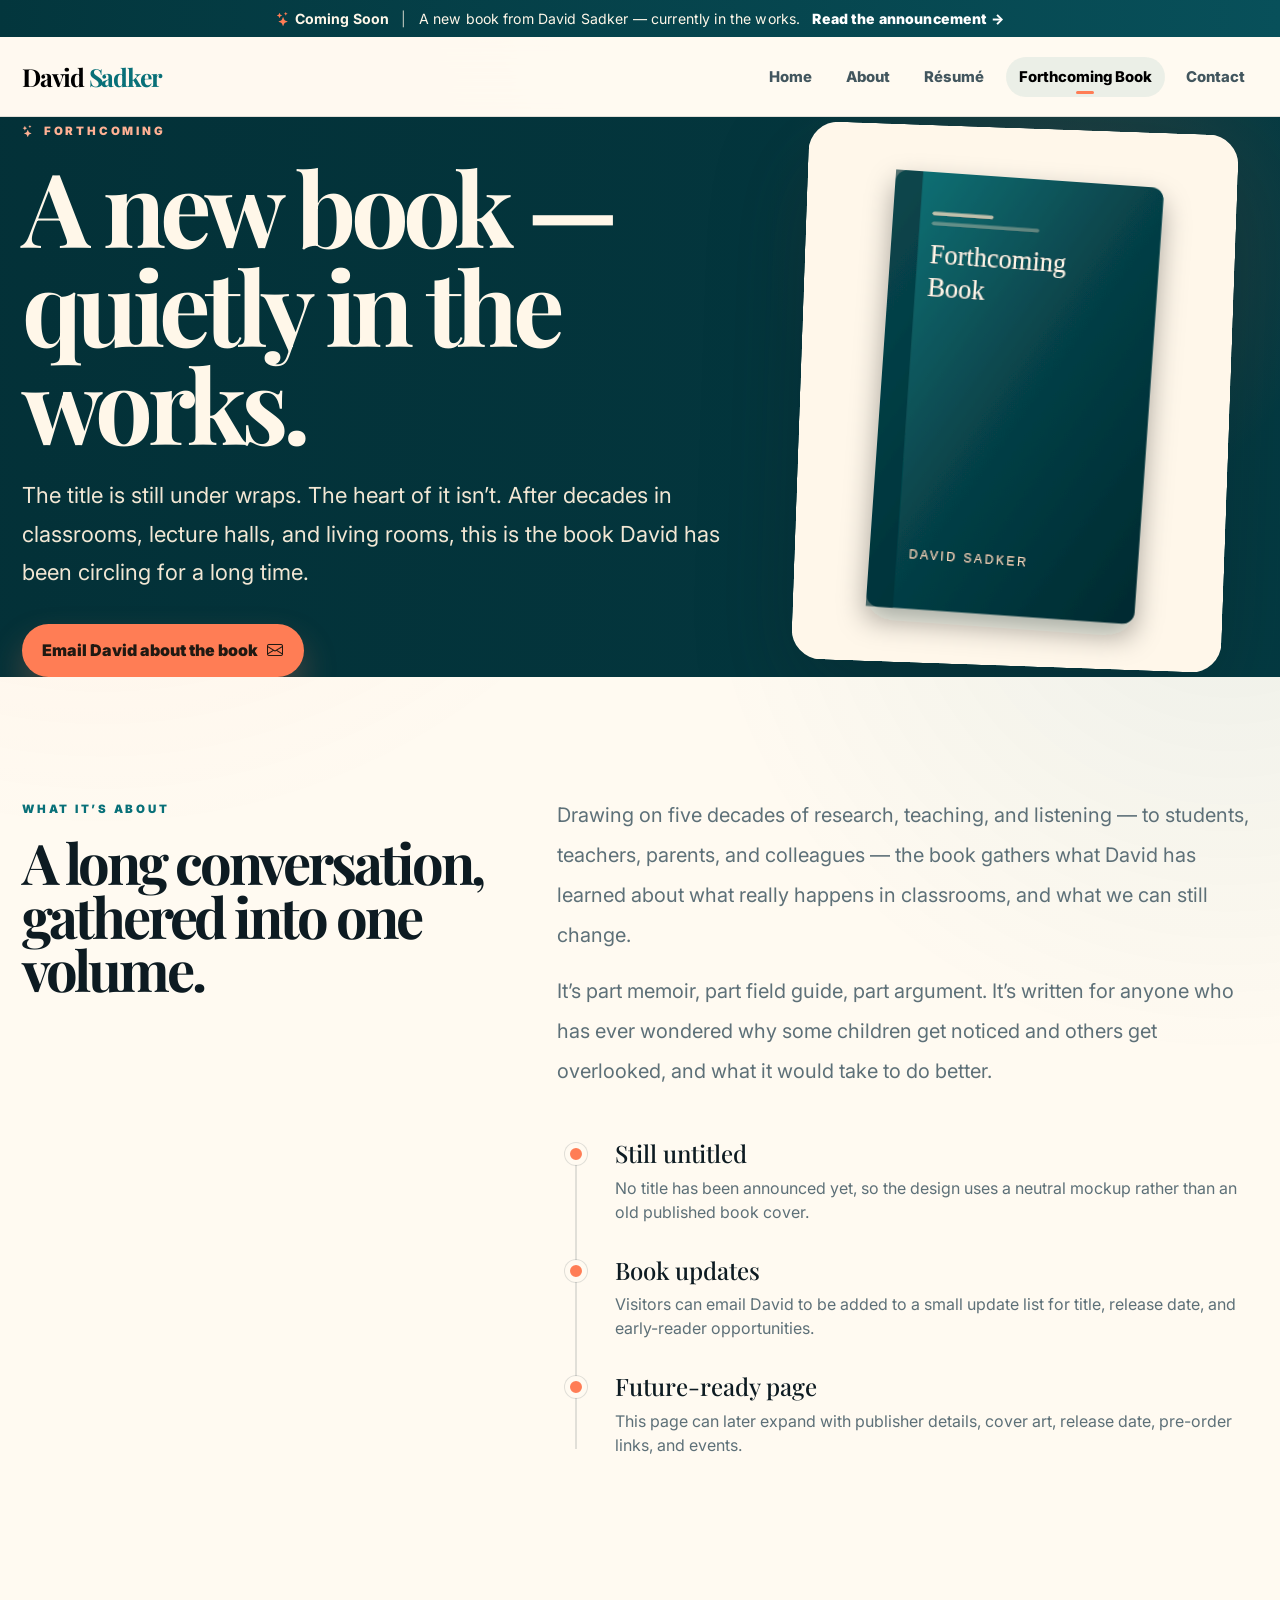
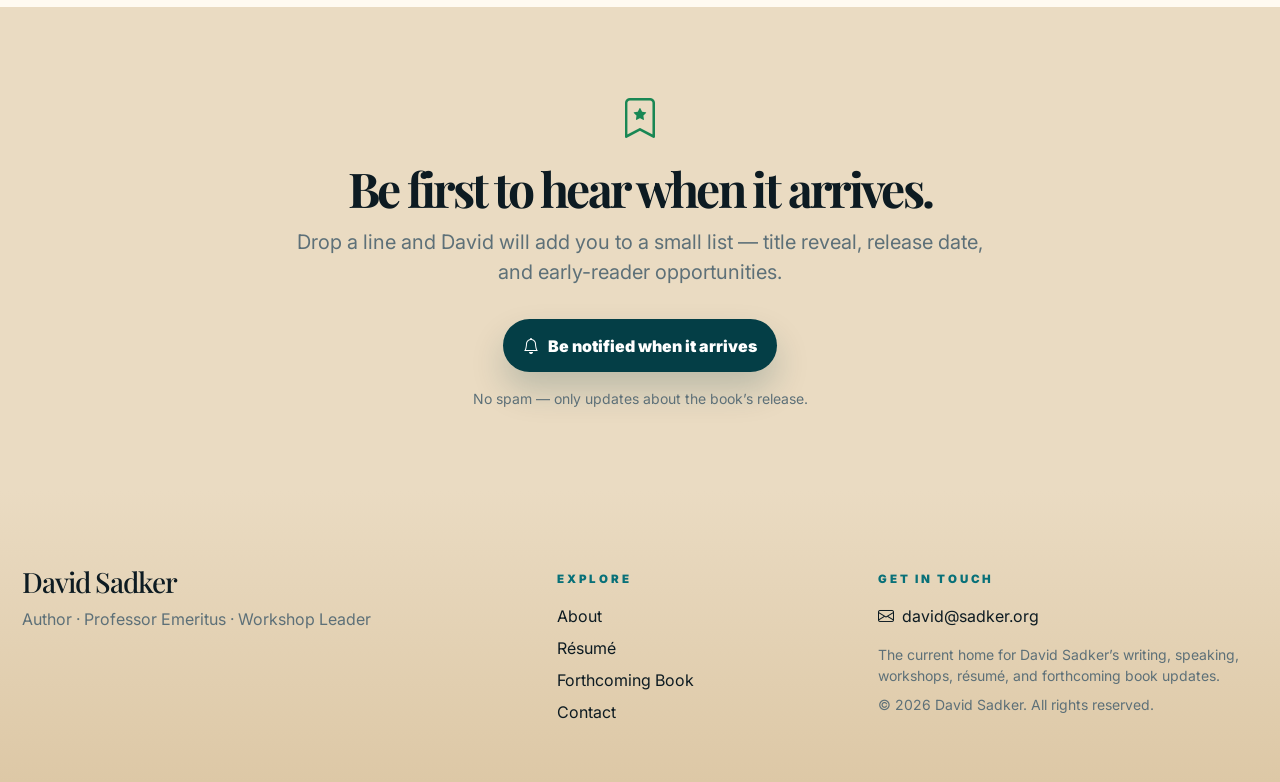
<file: forthcoming-book.html>
<!doctype html>
<html lang="en">
<head>
  <meta charset="utf-8">
  <meta name="viewport" content="width=device-width, initial-scale=1">
  <meta name="description" content="Read the announcement for David Sadker’s forthcoming, still-untitled book about teaching, fairness, and classroom life.">
  <meta name="theme-color" content="#043e46">
  <title>Forthcoming Book by David Sadker</title>
  <link rel="preconnect" href="https://cdn.jsdelivr.net">
  <link rel="preconnect" href="https://fonts.googleapis.com">
  <link rel="preconnect" href="https://fonts.gstatic.com" crossorigin>
  <link href="https://cdn.jsdelivr.net/npm/bootstrap@5.3.3/dist/css/bootstrap.min.css" rel="stylesheet">
  <link href="https://fonts.googleapis.com/css2?family=Inter:wght@400;500;600;700;800;900&family=Playfair+Display:ital,wght@0,500;0,600;0,700;1,600;1,700&display=swap" rel="stylesheet">
  <link href="https://cdn.jsdelivr.net/npm/bootstrap-icons@1.11.3/font/bootstrap-icons.css" rel="stylesheet">
  <link href="assets/css/style.css" rel="stylesheet">
</head>
<body>
<a class="skip-link" href="#main">Skip to content</a>

<header>
  <div class="announcement py-2 text-center">
    <span class="spark"><i class="bi bi-stars"></i></span>
    <strong>Coming Soon</strong>
    <span class="mx-2 opacity-75">|</span>
    A new book from David Sadker — currently in the works.
    <a class="ms-2" href="forthcoming-book.html">Read the announcement →</a>
  </div>
  <nav class="navbar navbar-expand-lg site-nav py-3" aria-label="Main navigation">
    <div class="container container-wide">
      <a class="navbar-brand" href="index.html" aria-label="David Sadker home">David <span>Sadker</span></a>
      <button class="navbar-toggler border-0 shadow-none" type="button" data-bs-toggle="collapse" data-bs-target="#mainNav" aria-controls="mainNav" aria-expanded="false" aria-label="Toggle navigation">
        <span class="navbar-toggler-icon"></span>
      </button>
      <div class="collapse navbar-collapse" id="mainNav">
        <ul class="navbar-nav ms-auto align-items-lg-center pt-3 pt-lg-0">
          <li class="nav-item"><a class="nav-link " href="index.html">Home</a></li>
<li class="nav-item"><a class="nav-link " href="about.html">About</a></li>
<li class="nav-item"><a class="nav-link " href="resume.html">Résumé</a></li>
<li class="nav-item"><a class="nav-link active" href="forthcoming-book.html">Forthcoming Book</a></li>
<li class="nav-item"><a class="nav-link " href="contact.html">Contact</a></li>
        </ul>
      </div>
    </div>
  </nav>
</header>

<main id="main">
  <section class="page-hero-img hero-book">
    <div class="container container-wide">
      <div class="row align-items-center g-5">
        <div class="col-lg-7">
          <span class="eyebrow" style="color:#ffb194"><i class="bi bi-stars"></i> Forthcoming</span>
          <h1 class="display-serif mt-3">A new book — quietly in the works.</h1>
          <p class="lead-copy mt-4">The title is still under wraps. The heart of it isn’t. After decades in classrooms, lecture halls, and living rooms, this is the book David has been circling for a long time.</p>
          <a class="btn-pill btn-coral mt-3" href="mailto:david@sadker.org?subject=Forthcoming%20Book%20Update">Email David about the book <i class="bi bi-envelope"></i></a>
        </div>
        <div class="col-lg-5">
          <img class="book-mockup-img" src="assets/img/forthcoming-book-mockup.svg" alt="Neutral untitled forthcoming book mockup">
        </div>
      </div>
    </div>
  </section>

  <section class="section-pad">
    <div class="container container-wide">
      <div class="row g-5">
        <div class="col-lg-5">
          <span class="eyebrow">What it’s about</span>
          <h2 class="display-serif display-4 mt-3">A long conversation, gathered into one volume.</h2>
        </div>
        <div class="col-lg-7">
          <p class="fs-5 lh-lg text-soft">Drawing on five decades of research, teaching, and listening — to students, teachers, parents, and colleagues — the book gathers what David has learned about what really happens in classrooms, and what we can still change.</p>
          <p class="fs-5 lh-lg text-soft">It’s part memoir, part field guide, part argument. It’s written for anyone who has ever wondered why some children get noticed and others get overlooked, and what it would take to do better.</p>
          <div class="timeline mt-5">
            <div class="timeline-item"><h3 class="serif h4">Still untitled</h3><p class="text-soft mb-0">No title has been announced yet, so the design uses a neutral mockup rather than an old published book cover.</p></div>
            <div class="timeline-item"><h3 class="serif h4">Book updates</h3><p class="text-soft mb-0">Visitors can email David to be added to a small update list for title, release date, and early-reader opportunities.</p></div>
            <div class="timeline-item"><h3 class="serif h4">Future-ready page</h3><p class="text-soft mb-0">This page can later expand with publisher details, cover art, release date, pre-order links, and events.</p></div>
          </div>
        </div>
      </div>
    </div>
  </section>

  <section class="section-pad-sm bg-sand">
    <div class="container container-wide text-center">
      <i class="bi bi-bookmark-star fs-1 text-success"></i>
      <h2 class="display-serif display-5 mt-3 mb-3">Be first to hear when it arrives.</h2>
      <p class="text-soft fs-5 mx-auto" style="max-width:720px">Drop a line and David will add you to a small list — title reveal, release date, and early-reader opportunities.</p>
      <a class="btn-pill btn-teal mt-3" href="mailto:david@sadker.org?subject=Please%20send%20forthcoming%20book%20updates"><i class="bi bi-bell"></i> Be notified when it arrives</a>
      <p class="small text-soft mt-3 mb-0">No spam — only updates about the book’s release.</p>
    </div>
  </section>
</main>

<footer class="footer">
  <div class="container container-wide">
    <div class="row g-5">
      <div class="col-lg-4">
        <h3>David Sadker</h3>
        <p class="text-soft mb-0">Author · Professor Emeritus · Workshop Leader</p>
      </div>
      <div class="col-6 col-lg-3 offset-lg-1">
        <p class="eyebrow mb-3">Explore</p>
        <div class="d-grid gap-2">
          <a href="about.html">About</a>
          <a href="resume.html">Résumé</a>
          <a href="forthcoming-book.html">Forthcoming Book</a>
          <a href="contact.html">Contact</a>
        </div>
      </div>
      <div class="col-lg-4">
        <p class="eyebrow mb-3">Get in touch</p>
        <p><i class="bi bi-envelope me-2"></i><a href="mailto:david@sadker.org">david@sadker.org</a></p>
        <p class="small text-soft mb-2">The current home for David Sadker’s writing, speaking, workshops, résumé, and forthcoming book updates.</p>
        <p class="small text-soft mb-0">© <span data-year></span> David Sadker. All rights reserved.</p>
      </div>
    </div>
  </div>
</footer>
<button class="back-top" type="button" aria-label="Back to top"><i class="bi bi-arrow-up"></i></button>
<script src="https://cdn.jsdelivr.net/npm/bootstrap@5.3.3/dist/js/bootstrap.bundle.min.js"></script>
<script src="assets/js/main.js"></script>
</body>
</html>
</file>
<file: assets/css/style.css>
/* =========================================================
   David Sadker — 5 Page Exclusive Bootstrap Website
   Modern image-rich editorial UI/UX
   Responsive + retina-ready image patterns
========================================================= */

:root{
  --ink:#0d1b22;
  --ink-2:#243840;
  --muted:#5d7078;
  --teal:#043e46;
  --teal-2:#087078;
  --teal-3:#dff1ee;
  --lagoon:#0f8890;
  --cream:#fffaf1;
  --cream-2:#f8f0e3;
  --sand:#eadbc2;
  --sand-2:#ddc8a6;
  --paper:#fffdf8;
  --coral:#ff7d55;
  --coral-2:#ffa37e;
  --gold:#c99b5b;
  --line:rgba(13,27,34,.12);
  --shadow:0 30px 90px rgba(13,27,34,.16);
  --soft-shadow:0 15px 45px rgba(13,27,34,.09);
  --radius-xl:36px;
  --radius-lg:26px;
  --radius-md:18px;
  --serif:"Playfair Display", Georgia, serif;
  --sans:"Inter", system-ui, -apple-system, BlinkMacSystemFont, "Segoe UI", sans-serif;
}

*{box-sizing:border-box}
html{scroll-behavior:smooth}
body{
  margin:0;
  font-family:var(--sans);
  color:var(--ink);
  background:
    radial-gradient(circle at 8% 8%, rgba(255,125,85,.08), transparent 26%),
    radial-gradient(circle at 96% 22%, rgba(8,112,120,.08), transparent 24%),
    var(--cream);
  text-rendering:optimizeLegibility;
  -webkit-font-smoothing:antialiased;
}
img{max-width:100%;height:auto}
a{color:inherit;text-decoration:none}
a:hover{color:var(--teal-2)}
::selection{background:var(--coral);color:#201912}

.container-wide{max-width:1260px}
.serif{font-family:var(--serif)}
.text-soft{color:var(--muted)}
.bg-paper{background:var(--paper)}
.bg-cream2{background:var(--cream-2)}
.bg-sand{background:var(--sand)}
.section-pad{padding:118px 0}
.section-pad-sm{padding:82px 0}

.eyebrow{
  display:inline-flex;
  align-items:center;
  gap:.45rem;
  font-size:.72rem;
  font-weight:900;
  letter-spacing:.24em;
  text-transform:uppercase;
  color:var(--teal-2);
}
.display-serif{
  font-family:var(--serif);
  letter-spacing:-.055em;
  line-height:.96;
  font-weight:700;
}
.lead-copy{
  color:#30474f;
  font-size:clamp(1.07rem, .8vw + .9rem, 1.38rem);
  line-height:1.75;
}
.text-balance{text-wrap:balance}
.divider{border-top:1px solid var(--line)}

.skip-link{
  position:absolute;
  left:-999px;
  top:8px;
  background:#fff;
  padding:.75rem 1rem;
  z-index:2000;
}
.skip-link:focus{left:8px}

/* Announcement + Nav */
.announcement{
  background:linear-gradient(90deg,#03363d,#08505a);
  color:#fff7e9;
  font-size:.88rem;
  letter-spacing:.01em;
  position:relative;
  z-index:1040;
}
.announcement a{font-weight:850;color:#fff}
.announcement .spark{color:var(--coral)}

.site-nav{
  background:rgba(255,250,241,.9);
  border-bottom:1px solid var(--line);
  backdrop-filter:blur(18px);
  position:sticky;
  top:0;
  z-index:1030;
}
.navbar-brand{
  font-family:var(--serif);
  font-size:1.55rem;
  letter-spacing:-.05em;
  font-weight:700;
}
.navbar-brand span{color:var(--teal-2)}
.nav-link{
  font-weight:800;
  color:#42565e;
  font-size:.93rem;
  margin-left:.55rem;
  position:relative;
  border-radius:999px;
  padding:.55rem .8rem!important;
}
.nav-link:hover,.nav-link.active{color:var(--teal);background:rgba(8,112,120,.08)}
.nav-link.active::after{
  content:"";
  position:absolute;
  left:50%;
  bottom:.18rem;
  width:18px;
  height:3px;
  transform:translateX(-50%);
  background:var(--coral);
  border-radius:99px;
}

/* Buttons */
.btn-pill{
  border-radius:999px;
  padding:.9rem 1.28rem;
  font-weight:900;
  border:0;
  display:inline-flex;
  align-items:center;
  justify-content:center;
  gap:.55rem;
  transition:transform .22s ease, box-shadow .22s ease, background .22s ease, border-color .22s ease;
  white-space:nowrap;
}
.btn-pill:hover{transform:translateY(-2px)}
.btn-coral{
  background:var(--coral);
  color:#201912;
  box-shadow:0 18px 34px rgba(255,125,85,.28);
}
.btn-coral:hover{background:var(--coral-2);color:#201912}
.btn-teal{
  background:var(--teal);
  color:#fff;
  box-shadow:0 18px 34px rgba(4,62,70,.2);
}
.btn-teal:hover{background:#085763;color:#fff}
.btn-light-glass{
  background:rgba(255,255,255,.16);
  border:1px solid rgba(255,255,255,.38);
  color:#fff;
  backdrop-filter:blur(8px);
}
.btn-light-glass:hover{background:rgba(255,255,255,.25);color:#fff}
.btn-outline-soft{
  border:1px solid var(--line);
  background:#fffaf3;
  color:var(--ink);
}
.btn-outline-soft:hover{border-color:rgba(8,112,120,.38);background:#fff;color:var(--teal)}

/* Image helpers */
.img-cover{
  width:100%;
  height:100%;
  object-fit:cover;
  display:block;
}
.image-card{
  border-radius:var(--radius-xl);
  overflow:hidden;
  background:#fff;
  box-shadow:var(--shadow);
  border:10px solid rgba(255,250,241,.86);
}
.image-card img{
  width:100%;
  aspect-ratio:4/5;
  object-fit:cover;
  display:block;
}
.image-card.landscape img{aspect-ratio:16/10}
.image-card.square img{aspect-ratio:1/1}
.caption-pill{
  display:inline-flex;
  align-items:center;
  gap:.45rem;
  border-radius:999px;
  background:rgba(255,250,241,.92);
  color:var(--teal);
  font-weight:900;
  padding:.55rem .8rem;
  box-shadow:0 12px 28px rgba(13,27,34,.12);
}

/* Home Hero - new exclusive design */
.home-hero{
  position:relative;
  overflow:hidden;
  padding:92px 0 96px;
  color:#fff7e9;
  background:
    linear-gradient(100deg, rgba(3,48,55,.95) 0%, rgba(3,48,55,.88) 45%, rgba(3,48,55,.22) 100%),
    image-set(
      url("https://images.unsplash.com/photo-1507525428034-b723cf961d3e?auto=format&fit=crop&w=1800&q=80") 1x,
      url("https://images.unsplash.com/photo-1507525428034-b723cf961d3e?auto=format&fit=crop&w=3200&q=80") 2x
    );
  background-size:cover;
  background-position:center;
}
.home-hero::before{
  content:"";
  position:absolute;
  inset:0;
  background:
    radial-gradient(circle at 74% 18%, rgba(255,125,85,.32), transparent 24%),
    radial-gradient(circle at 20% 84%, rgba(255,250,241,.16), transparent 25%);
}
.hero-inner{position:relative;z-index:2}
.home-hero h1{
  font-size:clamp(4.3rem, 11vw, 10rem);
  max-width:860px;
}
.home-hero h1 em{
  color:var(--coral);
  font-style:italic;
  display:block;
  text-shadow:0 16px 42px rgba(0,0,0,.18);
}
.hero-copy{
  max-width:660px;
  color:#f2e7d4;
  font-size:clamp(1.06rem, 1vw + .82rem, 1.34rem);
  line-height:1.72;
}
.hero-mosaic{
  position:relative;
  min-height:540px;
}
.hero-photo-main{
  position:absolute;
  right:0;
  top:24px;
  width:78%;
  border-radius:38px;
  overflow:hidden;
  box-shadow:0 32px 90px rgba(0,0,0,.28);
  border:8px solid rgba(255,250,241,.72);
}
.hero-photo-main img{aspect-ratio:4/5;object-fit:cover;width:100%;display:block}
.hero-photo-small{
  position:absolute;
  left:0;
  bottom:30px;
  width:48%;
  border-radius:30px;
  overflow:hidden;
  box-shadow:0 24px 70px rgba(0,0,0,.26);
  border:8px solid rgba(255,250,241,.8);
}
.hero-photo-small img{aspect-ratio:1/1;object-fit:cover;width:100%;display:block}
.hero-floating-card{
  position:absolute;
  left:18%;
  top:0;
  width:260px;
  padding:1.1rem;
  border-radius:28px;
  color:var(--ink);
  background:rgba(255,250,241,.9);
  backdrop-filter:blur(14px);
  box-shadow:0 24px 70px rgba(0,0,0,.2);
}
.hero-mini-stat{
  position:absolute;
  right:6%;
  bottom:0;
  display:flex;
  align-items:center;
  gap:.85rem;
  padding:1rem 1.1rem;
  border-radius:22px;
  color:var(--ink);
  background:rgba(255,250,241,.92);
  box-shadow:0 24px 70px rgba(0,0,0,.22);
}

/* Page Hero with images on every page */
.page-hero-img{
  position:relative;
  min-height:470px;
  display:flex;
  align-items:center;
  overflow:hidden;
  color:#fff7e9;
  background-color:var(--teal);
}
.page-hero-img::before{
  content:"";
  position:absolute;
  inset:0;
  background:
    linear-gradient(90deg, rgba(3,48,55,.94), rgba(3,48,55,.68) 48%, rgba(3,48,55,.28)),
    radial-gradient(circle at 82% 22%, rgba(255,125,85,.26), transparent 25%);
  z-index:1;
}
.page-hero-img .container{position:relative;z-index:2}
.page-hero-img h1{
  font-size:clamp(4rem, 8vw, 7.7rem);
  max-width:920px;
}
.page-hero-img p{max-width:760px;color:#f2e7d4}
.hero-about{
  background-image:image-set(
    url("https://images.unsplash.com/photo-1505852679233-d9fd70aff56d?auto=format&fit=crop&w=1800&q=80") 1x,
    url("https://images.unsplash.com/photo-1505852679233-d9fd70aff56d?auto=format&fit=crop&w=3200&q=80") 2x
  );
  background-size:cover;
  background-position:center;
}
.hero-resume{
  background-image:image-set(
    url("https://images.unsplash.com/photo-1456513080510-7bf3a84b82f8?auto=format&fit=crop&w=1800&q=80") 1x,
    url("https://images.unsplash.com/photo-1456513080510-7bf3a84b82f8?auto=format&fit=crop&w=3200&q=80") 2x
  );
  background-size:cover;
  background-position:center;
}
.hero-book{
  background-image:image-set(
    url("https://images.unsplash.com/photo-1500534314209-a25ddb2bd429?auto=format&fit=crop&w=1800&q=80") 1x,
    url("https://images.unsplash.com/photo-1500534314209-a25ddb2bd429?auto=format&fit=crop&w=3200&q=80") 2x
  );
  background-size:cover;
  background-position:center;
}
.hero-contact{
  background-image:image-set(
    url("https://images.unsplash.com/photo-1500375592092-40eb2168fd21?auto=format&fit=crop&w=1800&q=80") 1x,
    url("https://images.unsplash.com/photo-1500375592092-40eb2168fd21?auto=format&fit=crop&w=3200&q=80") 2x
  );
  background-size:cover;
  background-position:center;
}

/* Quick links */
.quick-card{
  position:relative;
  margin-top:-44px;
  z-index:5;
}
.quick-card .panel{
  background:rgba(255,253,248,.94);
  backdrop-filter:blur(14px);
  border:1px solid rgba(13,27,34,.1);
  border-radius:28px;
  box-shadow:var(--soft-shadow);
  padding:1rem;
}
.quick-link{
  display:flex;
  align-items:center;
  gap:.85rem;
  padding:1.08rem;
  border-radius:20px;
  color:#31454d;
  height:100%;
  transition:.22s ease;
}
.quick-link:hover{background:var(--cream-2);color:var(--teal);transform:translateY(-2px)}
.quick-link i{
  width:42px;height:42px;border-radius:50%;
  display:grid;place-items:center;
  background:var(--teal-3);color:var(--teal);
  flex:0 0 auto;
}

/* Cards */
.soft-card{
  background:rgba(255,253,248,.92);
  border:1px solid rgba(13,27,34,.1);
  border-radius:var(--radius-lg);
  padding:2rem;
  box-shadow:var(--soft-shadow);
  height:100%;
  transition:transform .22s ease, box-shadow .22s ease;
}
.soft-card:hover{transform:translateY(-5px);box-shadow:var(--shadow)}
.icon-dot{
  width:50px;height:50px;border-radius:50%;
  display:grid;place-items:center;
  background:var(--teal-3);color:var(--teal);
  font-size:1.25rem;
  margin-bottom:1.25rem;
}
.photo-feature{
  background:var(--paper);
  border:1px solid rgba(13,27,34,.1);
  border-radius:var(--radius-xl);
  overflow:hidden;
  box-shadow:var(--soft-shadow);
  height:100%;
}
.photo-feature img{
  width:100%;
  aspect-ratio:16/11;
  object-fit:cover;
  display:block;
}
.photo-feature .body{padding:1.65rem}

/* Book mockup */
.book-mockup-img{
  display:block;
  width:min(100%,430px);
  margin:auto;
  border-radius:30px;
  box-shadow:0 34px 95px rgba(13,27,34,.28);
  transform:rotate(2deg);
}

/* Quote */
.quote-section{
  min-height:480px;
  display:flex;
  align-items:center;
  color:#fff7e9;
  background:
    linear-gradient(90deg, rgba(4,62,70,.76), rgba(4,62,70,.18)),
    image-set(
      url("https://images.unsplash.com/photo-1523906921802-b5d2d899e93b?auto=format&fit=crop&w=1800&q=80") 1x,
      url("https://images.unsplash.com/photo-1523906921802-b5d2d899e93b?auto=format&fit=crop&w=3200&q=80") 2x
    );
  background-size:cover;
  background-position:center;
}
.quote-section blockquote{
  font-family:var(--serif);
  font-style:italic;
  font-size:clamp(2.4rem, 5vw, 4.9rem);
  line-height:1.03;
  letter-spacing:-.045em;
  max-width:860px;
  margin:0;
}
.quote-section cite{
  display:block;
  margin-top:1.5rem;
  font-style:normal;
  letter-spacing:.22em;
  text-transform:uppercase;
  color:#efe3cf;
  font-weight:900;
  font-size:.84rem;
}

/* Resume */
.resume-row{
  border-top:1px solid var(--line);
  padding:2rem 0;
}
.resume-date{
  color:var(--teal-2);
  font-weight:900;
  font-size:.9rem;
}
.book-card{
  background:#fffdf8;
  border:1px solid rgba(13,27,34,.1);
  border-radius:22px;
  padding:1.65rem;
  height:100%;
  box-shadow:0 12px 36px rgba(13,27,34,.07);
  position:relative;
  overflow:hidden;
}
.book-card::after{
  content:"";
  position:absolute;
  right:-36px;
  top:-36px;
  width:110px;height:110px;border-radius:50%;
  background:rgba(255,125,85,.09);
}
.book-year{font-size:.78rem;font-weight:900;color:var(--teal-2);margin-bottom:1.1rem}
.list-accent li{margin-bottom:1rem;padding-left:.35rem}
.list-accent li::marker{color:var(--coral)}
.timeline{position:relative}
.timeline::before{
  content:"";
  position:absolute;
  left:18px;top:8px;bottom:8px;
  width:2px;background:var(--line);
}
.timeline-item{
  position:relative;
  padding-left:58px;
  margin-bottom:2rem;
}
.timeline-item::before{
  content:"";
  position:absolute;
  left:8px;top:4px;
  width:22px;height:22px;border-radius:50%;
  background:var(--coral);
  border:5px solid var(--cream);
  box-shadow:0 0 0 1px var(--line);
}

/* Contact */
.contact-card{
  background:#fffdf8;
  border:1px solid rgba(13,27,34,.1);
  border-radius:var(--radius-lg);
  padding:2rem;
  height:100%;
  box-shadow:var(--soft-shadow);
}
.contact-cta{
  background:
    radial-gradient(circle at 86% 28%, rgba(255,125,85,.24), transparent 30%),
    linear-gradient(135deg,#043e46,#075967);
  color:#fff7e9;
  border-radius:var(--radius-xl);
  padding:62px;
  position:relative;
  overflow:hidden;
}
.form-control,.form-select{
  border-radius:16px;
  padding:.92rem 1rem;
  border-color:rgba(13,27,34,.14);
  background:#fffdf8;
}
.form-control:focus,.form-select:focus{
  border-color:var(--teal-2);
  box-shadow:0 0 0 .25rem rgba(8,112,120,.13);
}

/* Footer */
.footer{
  background:
    linear-gradient(180deg, var(--sand), var(--sand-2)),
    url("../img/soft-hawaii-pattern.svg");
  background-size:cover;
  padding:74px 0 58px;
}
.footer h3{font-family:var(--serif);letter-spacing:-.04em}
.footer a:hover{color:var(--teal-2)}

/* JS effects */
.reveal{
  opacity:0;
  transform:translateY(24px);
  transition:opacity .75s ease, transform .75s ease;
}
.reveal.visible{opacity:1;transform:translateY(0)}
.back-top{
  position:fixed;
  right:18px;
  bottom:18px;
  width:46px;height:46px;
  border-radius:50%;
  display:grid;place-items:center;
  background:var(--teal);
  color:white;
  border:0;
  opacity:0;
  transform:translateY(16px);
  pointer-events:none;
  transition:.22s ease;
  z-index:999;
  box-shadow:0 12px 28px rgba(4,62,70,.24);
}
.back-top.show{opacity:1;transform:translateY(0);pointer-events:auto}

/* Responsive */
@media (max-width: 1199.98px){
  .hero-mosaic{min-height:500px}
}
@media (max-width: 991.98px){
  .section-pad{padding:88px 0}
  .home-hero{padding:78px 0 104px}
  .hero-mosaic{min-height:440px;margin-top:2rem}
  .hero-photo-main{width:70%;right:4%}
  .hero-photo-small{width:38%;left:4%}
  .hero-floating-card{left:6%}
  .quick-card{margin-top:-40px}
  .nav-link.active::after{display:none}
  .contact-cta{padding:44px 28px}
}
@media (max-width: 767.98px){
  .announcement{font-size:.76rem}
  .home-hero h1{font-size:clamp(3.7rem, 18vw, 6rem)}
  .page-hero-img{min-height:420px}
  .page-hero-img h1{font-size:clamp(3.3rem, 16vw, 5.6rem)}
  .hero-copy,.lead-copy{font-size:1.04rem}
  .hero-mosaic{min-height:auto}
  .hero-photo-main,.hero-photo-small,.hero-floating-card,.hero-mini-stat{
    position:relative;
    width:100%;
    left:auto;right:auto;top:auto;bottom:auto;
    margin-top:1rem;
  }
  .hero-photo-main img{aspect-ratio:16/11}
  .hero-photo-small{display:none}
  .hero-mini-stat{justify-content:center}
  .image-card{border-width:7px;border-radius:28px}
  .quote-section{min-height:380px}
  .resume-row{padding:1.45rem 0}
  .btn-pill{width:100%;white-space:normal}
  .footer{text-align:left}
}
@media (prefers-reduced-motion: reduce){
  html{scroll-behavior:auto}
  *,*::before,*::after{transition:none!important;animation:none!important}
}
</file>
